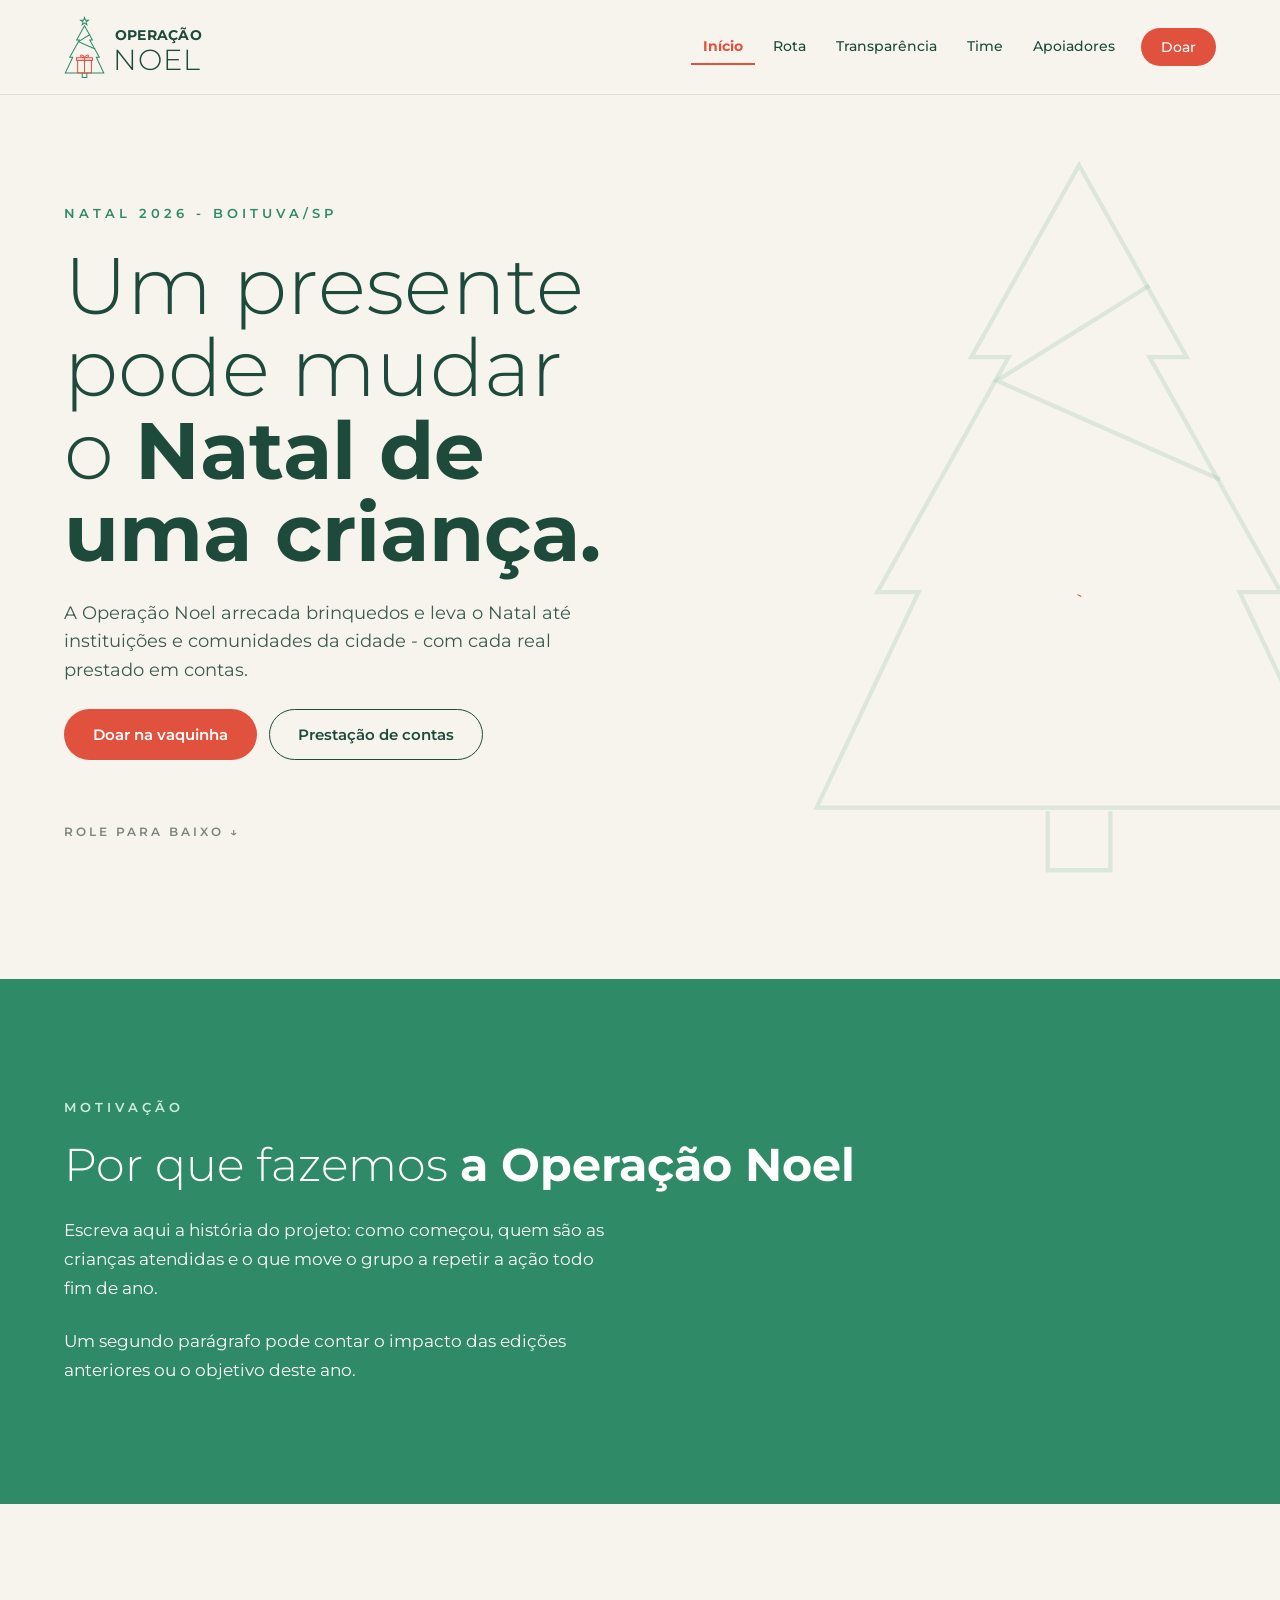
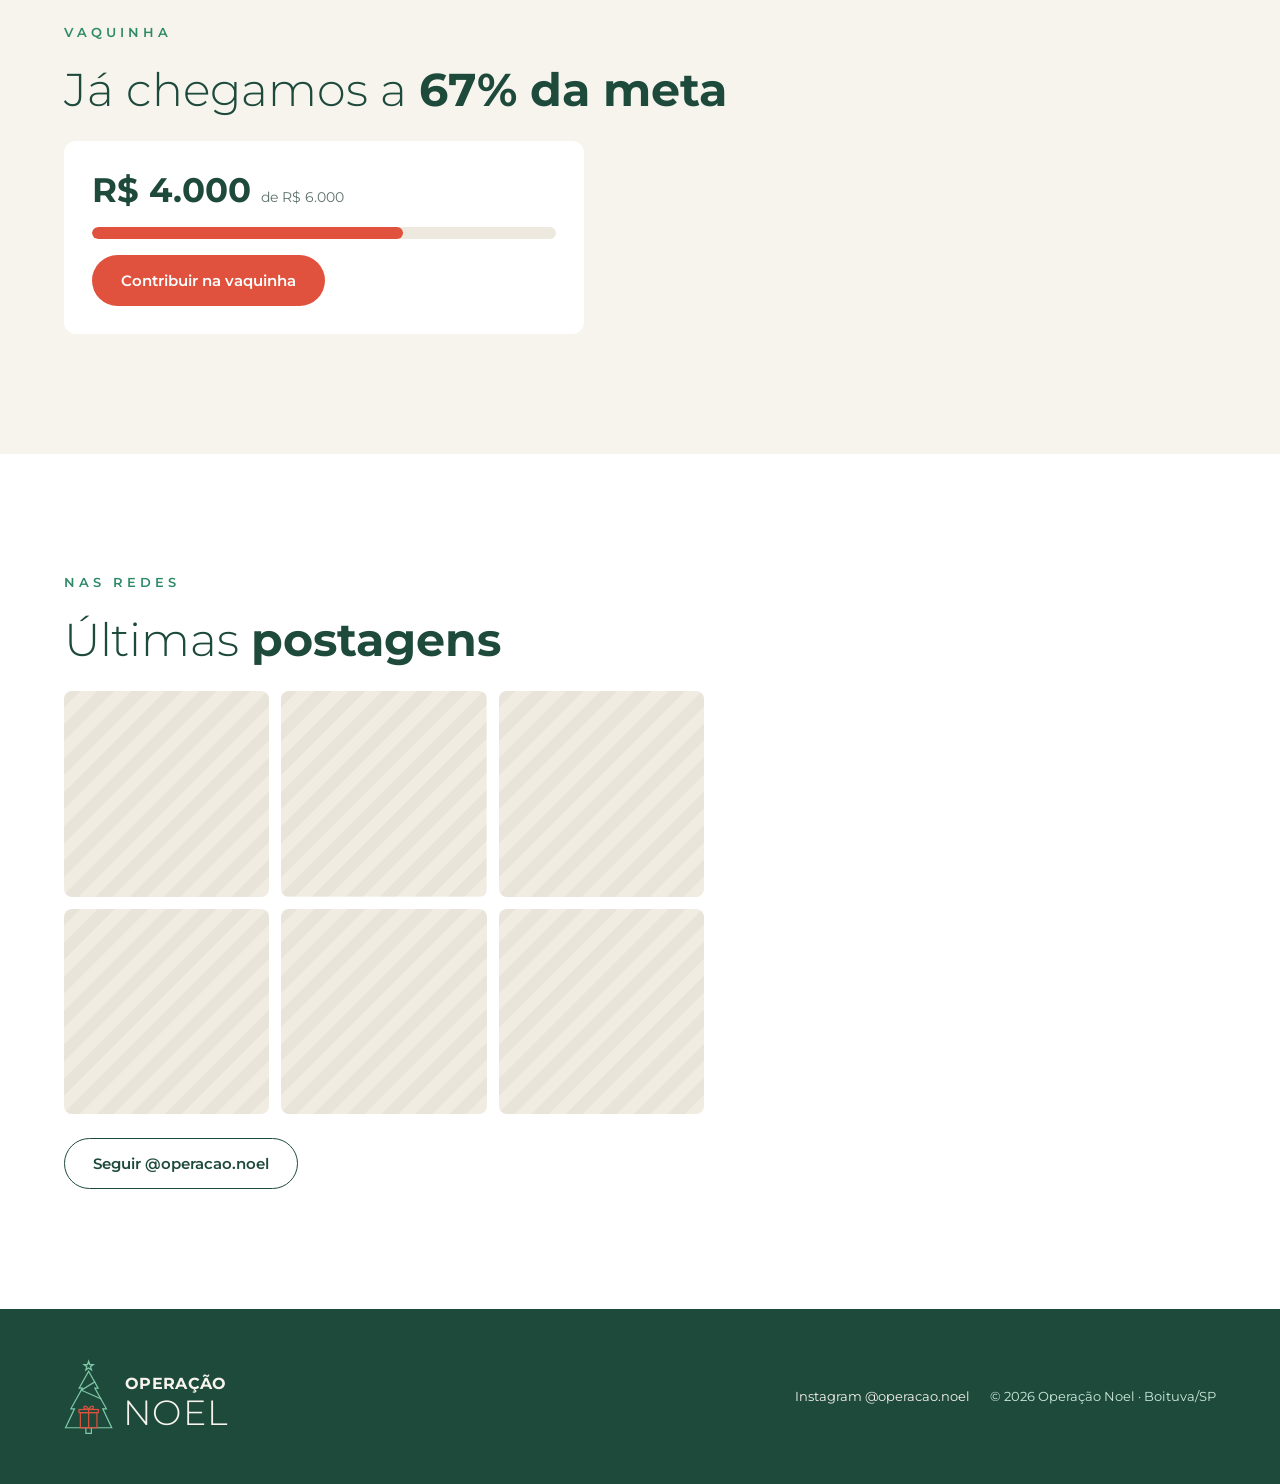
<file: index.html>
<!DOCTYPE html>
<html lang="pt-BR">
<head>
  <meta charset="UTF-8">
  <meta name="viewport" content="width=device-width, initial-scale=1.0">
  <title>Início — Operação Noel</title>
  <link rel="icon" href="assets/simbolo.svg">
  <link rel="preconnect" href="https://fonts.googleapis.com">
  <link rel="stylesheet" href="https://fonts.googleapis.com/css2?family=Montserrat:wght@300;400;500;600;700&display=swap">
  <link rel="stylesheet" href="css/style.css">
</head>

<body data-pagina="inicio">

  <div id="cabecalho"></div>
  <!-- Árvore que se desenha com a rolagem (js/arvore.js) -->

  <svg class="arvore-scroll" id="arvore" viewBox="8 6 284 432" preserveAspectRatio="xMaxYMid meet" aria-hidden="true">
    <g class="arvore-fantasma">
      <path d="M150 72 L205 170 L186 170 L253 290 L232 290 L284 400 L16 400 L68 290 L47 290 L114 170 L95 170 Z"/>
      <polyline points="185,134 108,182 221,232"/>
      <path d="M134 403 V432 H166 V403"/>
    </g>
    <g class="arvore-traco">
      <path data-de="0" data-ate="0.45" d="M150 72 L205 170 L186 170 L253 290 L232 290 L284 400 L16 400 L68 290 L47 290 L114 170 L95 170 Z"/>
      <polyline data-de="0.25" data-ate="0.5" points="185,134 108,182 221,232"/>
      <path data-de="0.4" data-ate="0.5" d="M134 403 V432 H166 V403"/>
    </g>
    <g class="arvore-traco presente">
      <rect data-de="0.55" data-ate="0.8" x="102" y="312" width="96" height="88"/>
      <rect data-de="0.55" data-ate="0.8" x="94" y="294" width="112" height="18"/>
      <path data-de="0.55" data-ate="0.8" d="M150 294 V400"/>
      <path data-de="0.72" data-ate="0.85" d="M150 292 C138 268 116 272 124 286 C128 292 140 293 150 292 C160 293 172 292 176 286 C184 272 162 268 150 292 Z"/>
    </g>
    <g id="bolinhas"></g>
    <polygon id="estrela" points="150,14 156.5,33.1 176.6,33.3 160.5,45.4 166.5,64.7 150,53 133.5,64.7 139.5,45.4 123.4,33.3 143.5,33.1"/>
  </svg>

  <main>
    <header class="container hero">
      <div class="hero-texto">
        <div class="eyebrow">NATAL <span class="ano"></span> - BOITUVA/SP</div>
        <h1>Um presente pode mudar o <strong>Natal de uma criança.</strong></h1>
        <p class="lead">A Operação Noel arrecada brinquedos e leva o Natal até instituições e comunidades da cidade - com cada real prestado em contas.</p>
        <div class="botoes">
          <a class="btn btn-vermelho" href="doar.html">Doar na vaquinha</a>
          <a class="btn btn-contorno" href="transparencia.html">Prestação de contas</a>
        </div>
        <div class="role">ROLE PARA BAIXO ↓</div>
      </div>
    </header>

    <section class="faixa-verde">
      <div class="container secao">
        <div class="eyebrow eyebrow-claro">MOTIVAÇÃO</div>
        <h2>Por que fazemos <strong>a Operação Noel</strong></h2>
        <p class="texto">Escreva aqui a história do projeto: como começou, quem são as crianças atendidas e o que move o grupo a repetir a ação todo fim de ano.</p>
        <p class="texto">Um segundo parágrafo pode contar o impacto das edições anteriores ou o objetivo deste ano.</p>
      </div>
    </section>

    <section class="container secao">
      <div class="eyebrow">VAQUINHA</div>
      <h2>Já chegamos a <strong><span class="pct-meta"></span> da meta</strong></h2>
      <div class="card card-vaquinha">
        <div class="valor-grande"><span class="arrecadado"></span> <small>de <span class="meta"></span></small></div>
        <div class="barra"><div class="barra-preenchida vermelho"></div></div>
        <a class="btn btn-vermelho link-vaquinha" target="_blank" href="#">Contribuir na vaquinha</a>
      </div>
    </section>

    <section class="faixa-branca">
      <div class="container secao">
        <div class="eyebrow">NAS REDES</div>
        <h2>Últimas <strong>postagens</strong></h2>
        <!-- Cole aqui o widget do Instagram (ex.: Behold, SnapWidget, Elfsight) no lugar da grade abaixo -->
        <div class="grade-posts" id="posts"></div>
        <a class="btn btn-contorno link-insta" target="_blank" href="#">Seguir no Instagram</a>
      </div>
    </section>
  </main>

  <div id="rodape"></div>

  <script src="js/dados.js"></script>
  <script src="js/layout.js"></script>
  <script src="js/arvore.js"></script>
</body>
</html>
</file>
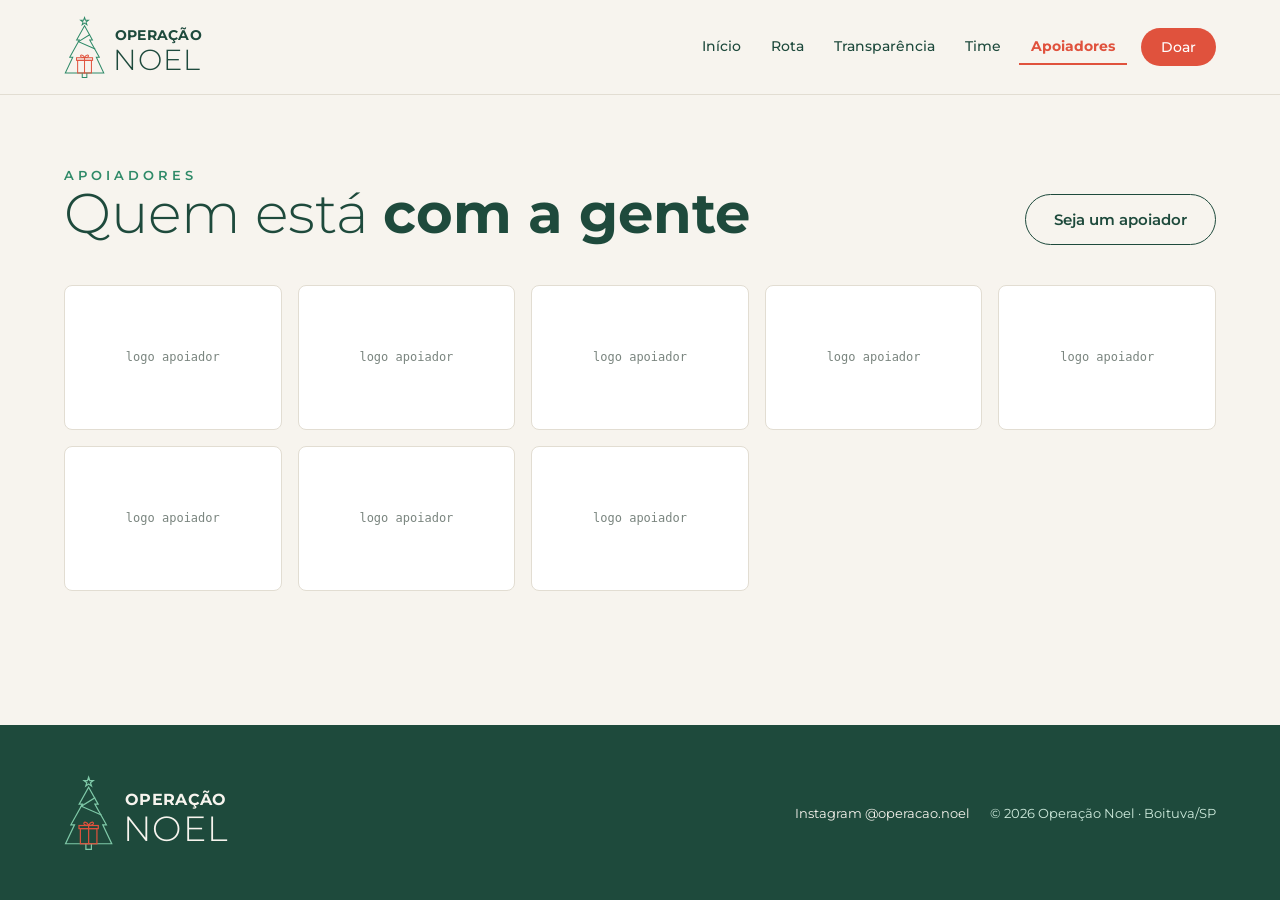
<file: apoiadores.html>
<!DOCTYPE html>
<html lang="pt-BR">
<head>
  <meta charset="UTF-8">
  <meta name="viewport" content="width=device-width, initial-scale=1.0">
  <title>Apoiadores — Operação Noel</title>
  <link rel="icon" href="assets/simbolo.svg">
  <link rel="preconnect" href="https://fonts.googleapis.com">
  <link rel="stylesheet" href="https://fonts.googleapis.com/css2?family=Montserrat:wght@300;400;500;600;700&display=swap">
  <link rel="stylesheet" href="css/style.css">
</head>
<body data-pagina="apoiadores">
  <div id="cabecalho"></div>

  <main class="container pagina">
    <div class="cabeca-secao">
      <div>
        <div class="eyebrow">APOIADORES</div>
        <h1 class="titulo-pagina">Quem está <strong>com a gente</strong></h1>
      </div>
      <a class="btn btn-contorno link-email" href="#">Seja um apoiador</a>
    </div>
    <div class="grade-apoiadores" id="lista-apoiadores"></div>
  </main>

  <div id="rodape"></div>

  <script src="js/dados.js"></script>
  <script src="js/layout.js"></script>
  <script src="js/apoiadores.js"></script>
</body>
</html>
</file>
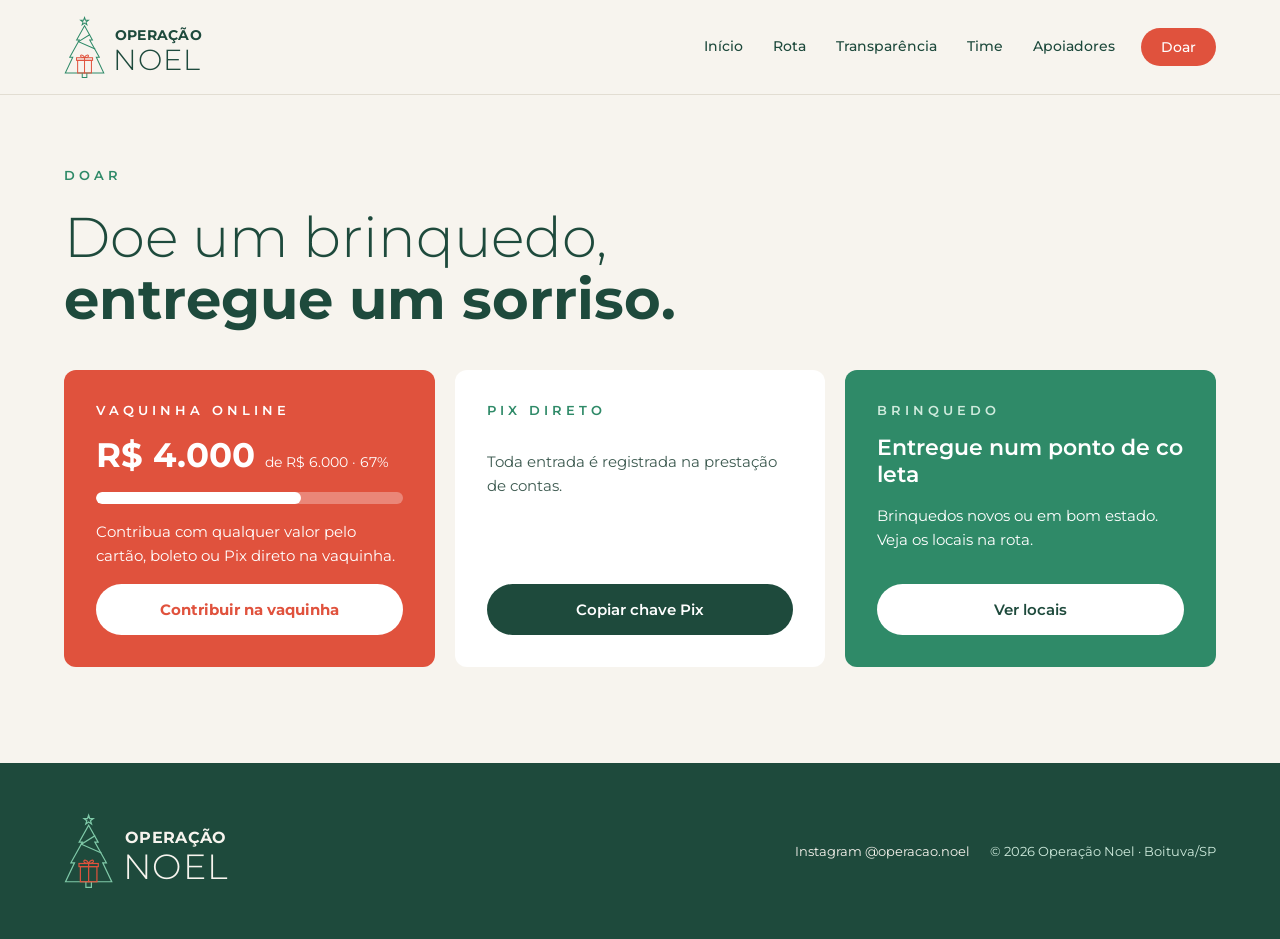
<file: doar.html>
<!DOCTYPE html>
<html lang="pt-BR">
<head>
  <meta charset="UTF-8">
  <meta name="viewport" content="width=device-width, initial-scale=1.0">
  <title>Doar — Operação Noel</title>
  <link rel="icon" href="assets/simbolo.svg">
  <link rel="preconnect" href="https://fonts.googleapis.com">
  <link rel="stylesheet" href="https://fonts.googleapis.com/css2?family=Montserrat:wght@300;400;500;600;700&display=swap">
  <link rel="stylesheet" href="css/style.css">
</head>
<body data-pagina="doar">
  <div id="cabecalho"></div>

  <main class="container pagina">
    <div class="eyebrow">DOAR</div>
    <h1 class="titulo-pagina">Doe um brinquedo, <strong>entregue um sorriso.</strong></h1>
    <div class="grade-doar">
      <div class="card-doar fundo-vermelho">
        <div class="eyebrow eyebrow-branco">VAQUINHA ONLINE</div>
        <div class="valor-grande"><span class="arrecadado"></span> <small>de <span class="meta"></span> · <span class="pct-meta"></span></small></div>
        <div class="barra barra-clara"><div class="barra-preenchida branco"></div></div>
        <p>Contribua com qualquer valor pelo cartão, boleto ou Pix direto na vaquinha.</p>
        <a class="btn btn-branco link-vaquinha" target="_blank" href="#">Contribuir na vaquinha</a>
      </div>
      <div class="card-doar fundo-branco">
        <div class="eyebrow">PIX DIRETO</div>
        <div class="chave-pix" id="chave-pix"></div>
        <p class="cinza">Toda entrada é registrada na prestação de contas.</p>
        <button class="btn btn-escuro" id="copiar-pix">Copiar chave Pix</button>
      </div>
      <div class="card-doar fundo-verde">
        <div class="eyebrow eyebrow-claro">BRINQUEDO</div>
        <div class="chave-pix">Entregue num ponto de coleta</div>
        <p>Brinquedos novos ou em bom estado. Veja os locais na rota.</p>
        <a class="btn btn-branco" href="rota.html">Ver locais</a>
      </div>
    </div>
  </main>

  <div id="rodape"></div>

  <script src="js/dados.js"></script>
  <script src="js/layout.js"></script>
  <script src="js/doar.js"></script>
</body>
</html>
</file>
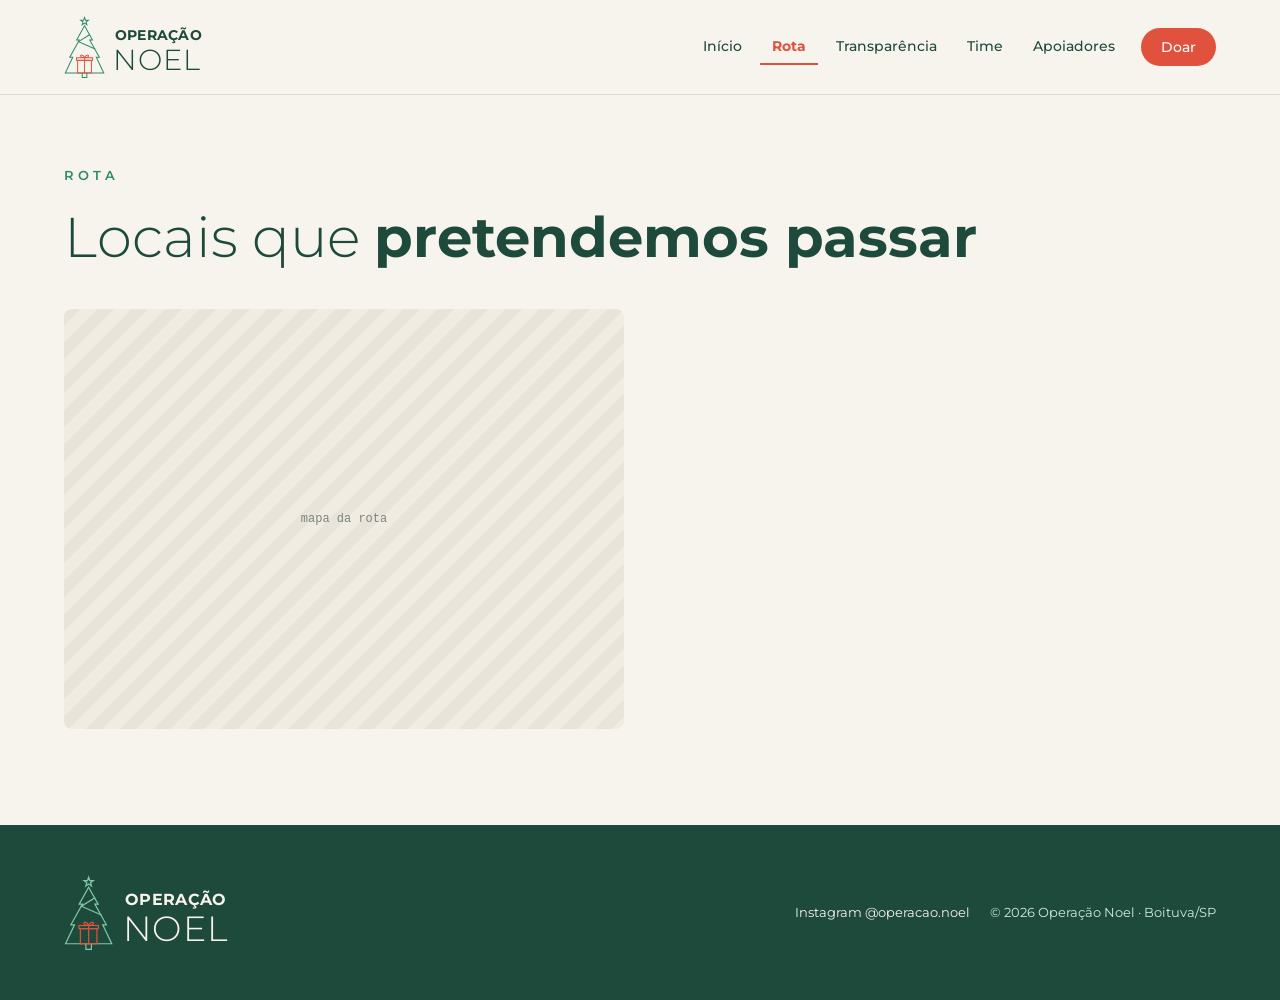
<file: rota.html>
<!DOCTYPE html>
<html lang="pt-BR">
<head>
  <meta charset="UTF-8">
  <meta name="viewport" content="width=device-width, initial-scale=1.0">
  <title>Rota — Operação Noel</title>
  <link rel="icon" href="assets/simbolo.svg">
  <link rel="preconnect" href="https://fonts.googleapis.com">
  <link rel="stylesheet" href="https://fonts.googleapis.com/css2?family=Montserrat:wght@300;400;500;600;700&display=swap">
  <link rel="stylesheet" href="css/style.css">
</head>
<body data-pagina="rota">
  <div id="cabecalho"></div>

  <main class="container pagina">
    <div class="eyebrow">ROTA</div>
    <h1 class="titulo-pagina">Locais que <strong>pretendemos passar</strong></h1>
    <div class="grade-2">
      <div class="placeholder mapa">mapa da rota</div>
      <div class="lista" id="lista-locais"></div>
    </div>
  </main>

  <div id="rodape"></div>

  <script src="js/dados.js"></script>
  <script src="js/layout.js"></script>
  <script src="js/rota.js"></script>
</body>
</html>
</file>
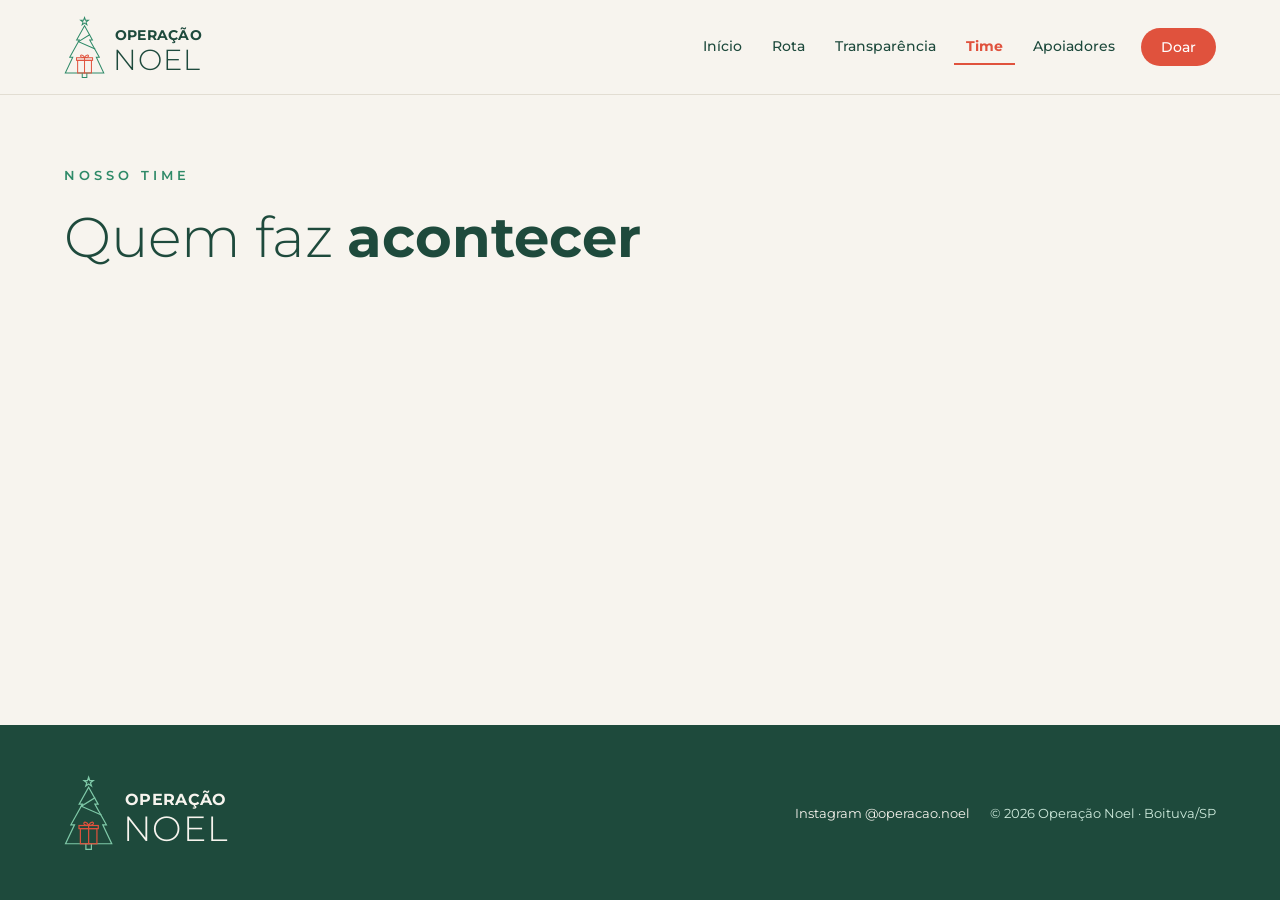
<file: time.html>
<!DOCTYPE html>
<html lang="pt-BR">
<head>
  <meta charset="UTF-8">
  <meta name="viewport" content="width=device-width, initial-scale=1.0">
  <title>Nosso time — Operação Noel</title>
  <link rel="icon" href="assets/simbolo.svg">
  <link rel="preconnect" href="https://fonts.googleapis.com">
  <link rel="stylesheet" href="https://fonts.googleapis.com/css2?family=Montserrat:wght@300;400;500;600;700&display=swap">
  <link rel="stylesheet" href="css/style.css">
</head>
<body data-pagina="time">
  <div id="cabecalho"></div>

  <main class="container pagina">
    <div class="eyebrow">NOSSO TIME</div>
    <h1 class="titulo-pagina">Quem faz <strong>acontecer</strong></h1>
    <div class="grade-time" id="lista-time"></div>
  </main>

  <div id="rodape"></div>

  <script src="js/dados.js"></script>
  <script src="js/layout.js"></script>
  <script src="js/time.js"></script>
</body>
</html>
</file>
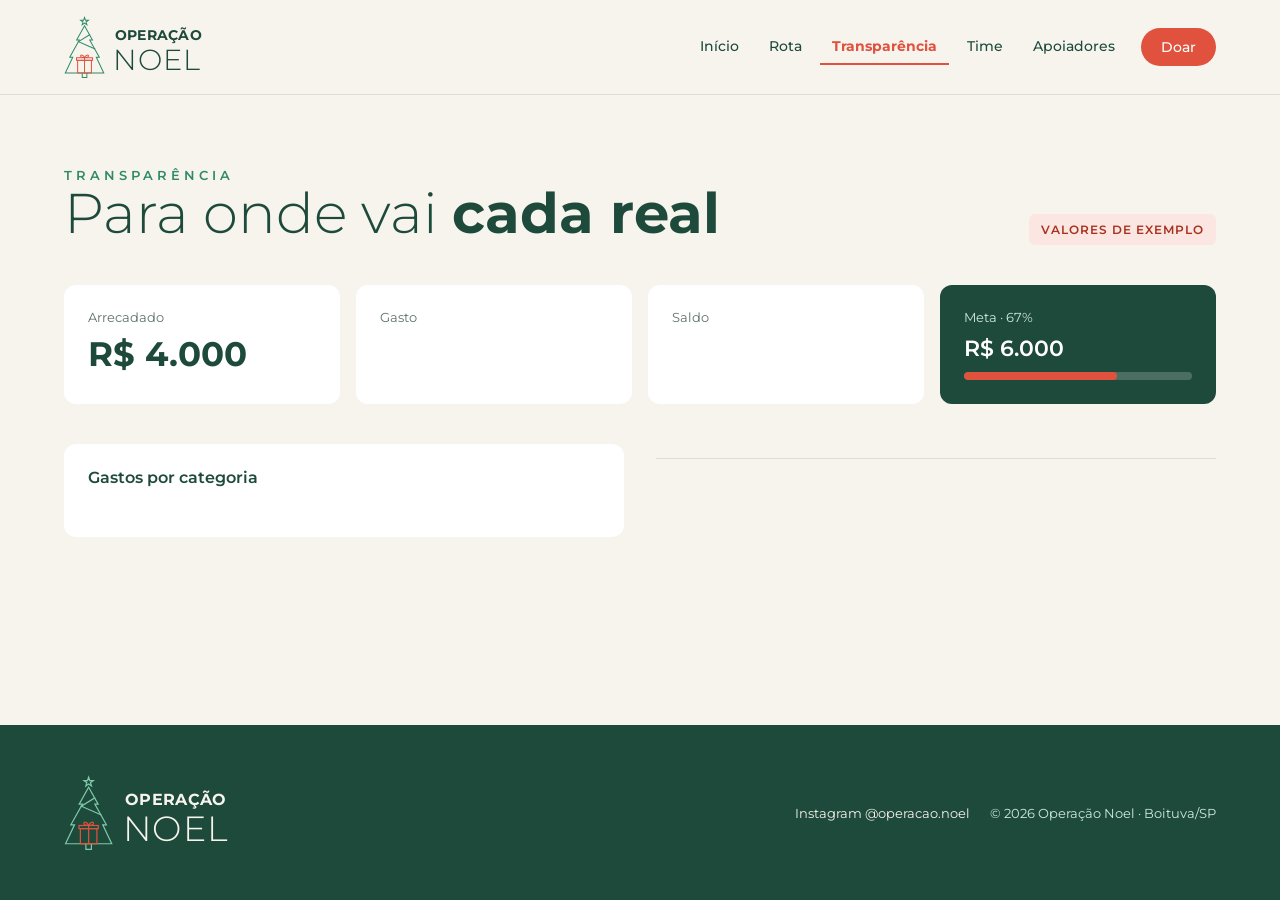
<file: transparencia.html>
<!DOCTYPE html>
<html lang="pt-BR">
<head>
  <meta charset="UTF-8">
  <meta name="viewport" content="width=device-width, initial-scale=1.0">
  <title>Transparência — Operação Noel</title>
  <link rel="icon" href="assets/simbolo.svg">
  <link rel="preconnect" href="https://fonts.googleapis.com">
  <link rel="stylesheet" href="https://fonts.googleapis.com/css2?family=Montserrat:wght@300;400;500;600;700&display=swap">
  <link rel="stylesheet" href="css/style.css">
</head>
<body data-pagina="transparencia">
  <div id="cabecalho"></div>

  <main class="container pagina">
    <div class="cabeca-secao">
      <div>
        <div class="eyebrow">TRANSPARÊNCIA</div>
        <h1 class="titulo-pagina">Para onde vai <strong>cada real</strong></h1>
      </div>
      <div class="aviso" id="aviso-exemplo">VALORES DE EXEMPLO</div>
    </div>

    <div class="grade-numeros">
      <div class="card"><div class="rotulo">Arrecadado</div><div class="valor-grande arrecadado"></div></div>
      <div class="card"><div class="rotulo">Gasto</div><div class="valor-grande vermelho-txt" id="total-gasto"></div></div>
      <div class="card"><div class="rotulo">Saldo</div><div class="valor-grande verde-txt" id="saldo"></div></div>
      <div class="card card-escuro">
        <div class="rotulo">Meta · <span class="pct-meta"></span></div>
        <div class="valor-medio meta"></div>
        <div class="barra barra-escura"><div class="barra-preenchida vermelho"></div></div>
      </div>
    </div>

    <div class="grade-2">
      <div class="card">
        <div class="subtitulo">Gastos por categoria</div>
        <div id="categorias"></div>
      </div>
      <div>
        <div class="filtros" id="filtros"></div>
        <div class="tabela" id="tabela-gastos"></div>
      </div>
    </div>
  </main>

  <div id="rodape"></div>

  <script src="js/dados.js"></script>
  <script src="js/layout.js"></script>
  <script src="js/transparencia.js"></script>
</body>
</html>
</file>
<file: css/style.css>
/* ============ CORES E BASE ============ */
:root {
  --verde: #2F8A68;
  --verde-escuro: #1E4A3C;
  --verde-claro: #7FC9A8;
  --verde-texto-claro: #CFEBDD;
  --vermelho: #E0523D;
  --vermelho-hover: #C9432F;
  --creme: #F7F4EE;
  --borda: #E2DDD2;
  --cinza: #5E726A;
  --texto-suave: #3D5A50;
}

* { box-sizing: border-box; }
body {
  margin: 0;
  background: var(--creme);
  font-family: Montserrat, sans-serif;
  color: var(--verde-escuro);
}
a { color: var(--verde); text-decoration: none; }
a:hover { color: var(--vermelho); }
strong { font-weight: 700; }

.container { max-width: 1200px; margin: 0 auto; padding-left: 24px; padding-right: 24px; }

/* ============ TIPOGRAFIA ============ */
.eyebrow { font-size: 13px; font-weight: 600; letter-spacing: 4px; color: var(--verde); }
.eyebrow-claro { color: var(--verde-texto-claro); }
.eyebrow-branco { color: #fff; }
h1, h2 { margin: 0; font-weight: 300; }
h1 { font-size: clamp(44px, 6.4vw, 80px); line-height: 1.03; text-wrap: balance; }
h2 { font-size: clamp(32px, 4vw, 46px); line-height: 1.15; }
.titulo-pagina { font-size: clamp(36px, 5vw, 56px); line-height: 1.1; }
.lead { margin: 0; font-size: 18px; line-height: 1.6; max-width: 520px; color: var(--texto-suave); }
.texto { margin: 0; font-size: 17px; line-height: 1.7; max-width: 560px; }
.subtitulo { font-weight: 600; font-size: 16px; margin-bottom: 18px; }
.rotulo { font-size: 13px; color: var(--cinza); }
.valor-grande { font-size: 34px; font-weight: 700; }
.valor-grande small { font-size: 14px; font-weight: 400; color: var(--cinza); }
.valor-medio { font-size: 22px; font-weight: 600; }
.vermelho-txt { color: var(--vermelho); }
.verde-txt { color: var(--verde); }
.cinza { color: var(--texto-suave); }

/* ============ BOTÕES ============ */
.btn {
  display: inline-flex; align-items: center; justify-content: center;
  white-space: nowrap; padding: 15px 28px; border-radius: 999px;
  font-family: inherit; font-weight: 600; font-size: 15px;
  border: 1.5px solid transparent; cursor: pointer;
}
.btn-vermelho { background: var(--vermelho); color: #fff; }
.btn-vermelho:hover { background: var(--vermelho-hover); color: #fff; }
.btn-contorno { border-color: var(--verde-escuro); color: var(--verde-escuro); background: none; }
.btn-contorno:hover { background: var(--verde-escuro); color: #fff; }
.btn-branco { background: #fff; color: var(--verde-escuro); }
.btn-branco:hover { background: #FBE6E2; color: var(--vermelho-hover); }
.btn-escuro { background: var(--verde-escuro); color: #fff; }
.secao > .btn, .card-vaquinha > .btn { align-self: flex-start; }
.botoes { display: flex; gap: 12px; flex-wrap: wrap; }

/* ============ CABEÇALHO ============ */
.nav { position: sticky; top: 0; z-index: 10; background: rgba(247,244,238,.94); backdrop-filter: blur(8px); border-bottom: 1px solid var(--borda); }
.nav-interno { display: flex; align-items: center; justify-content: space-between; gap: 24px; flex-wrap: wrap; padding-top: 14px; padding-bottom: 14px; }
.nav-logo svg { width: 150px; height: auto; display: block; }
.nav-links { display: flex; gap: 6px; flex-wrap: wrap; align-items: center; font-size: 14px; }
.nav-links a { color: var(--verde-escuro); font-weight: 500; padding: 8px 12px; border-bottom: 2px solid transparent; }
.nav-links a:hover { color: var(--vermelho); }
.nav-links a.ativo { color: var(--vermelho); font-weight: 700; border-bottom-color: var(--vermelho); }
.nav-links .btn { margin-left: 8px; padding: 10px 20px; font-size: 14px; border: none; }
.nav-links a.btn, .nav-links a.btn:hover { color: #fff; border-bottom: none; }

/* ============ SEÇÕES ============ */
.hero { min-height: 82vh; padding-top: 110px; padding-bottom: 140px; display: flex; align-items: center; }
.hero-texto { display: flex; flex-direction: column; gap: 24px; max-width: 620px; }
.role { margin-top: 40px; font-size: 12px; letter-spacing: 3px; font-weight: 600; color: #7A857F; }
.secao { padding-top: 120px; padding-bottom: 120px; display: flex; flex-direction: column; gap: 24px; }
.pagina { padding-top: 72px; padding-bottom: 96px; display: flex; flex-direction: column; gap: 24px; min-height: 70vh; }
.pagina > .grade-2, .pagina > .grade-numeros, .pagina > .grade-time, .pagina > .grade-apoiadores, .pagina > .grade-doar { margin-top: 16px; }
.faixa-verde { background: var(--verde); color: #fff; }
.faixa-branca { background: #fff; }
.cabeca-secao { display: flex; justify-content: space-between; align-items: flex-end; gap: 24px; flex-wrap: wrap; }

/* ============ CARDS E GRADES ============ */
.card { background: #fff; border-radius: 12px; padding: 24px; display: flex; flex-direction: column; gap: 8px; }
.card-escuro { background: var(--verde-escuro); color: #fff; gap: 10px; }
.card-escuro .rotulo { color: var(--verde-texto-claro); }
.card-vaquinha { max-width: 520px; padding: 28px; gap: 16px; }
.grade-2 { display: grid; grid-template-columns: repeat(auto-fit, minmax(min(100%, 360px), 1fr)); gap: 32px; align-items: start; }
.grade-numeros { display: grid; grid-template-columns: repeat(auto-fit, minmax(200px, 1fr)); gap: 16px; }
.grade-posts { display: grid; grid-template-columns: repeat(3, minmax(0, 1fr)); gap: 12px; max-width: 640px; }
.grade-time { display: grid; grid-template-columns: repeat(auto-fill, minmax(200px, 1fr)); gap: 24px; }
.grade-apoiadores { display: grid; grid-template-columns: repeat(auto-fill, minmax(180px, 1fr)); gap: 16px; }
.grade-doar { display: grid; grid-template-columns: repeat(auto-fit, minmax(min(100%, 320px), 1fr)); gap: 20px; }

.placeholder {
  border-radius: 8px;
  background: repeating-linear-gradient(135deg, #E9E4D9 0 12px, #F1ECE2 12px 24px);
  display: flex; align-items: center; justify-content: center;
  font-family: ui-monospace, monospace; font-size: 12px; color: #7A857F;
  background-size: cover; background-position: center;
}
.mapa { aspect-ratio: 4 / 3; }

/* barra de progresso */
.barra { height: 12px; background: #EEE9DF; border-radius: 6px; overflow: hidden; }
.barra-escura { height: 8px; background: rgba(255,255,255,.2); }
.barra-clara { background: rgba(255,255,255,.3); }
.barra-preenchida { height: 100%; width: 0; border-radius: 6px; transition: width .8s ease; }
.barra-preenchida.vermelho { background: var(--vermelho); }
.barra-preenchida.branco { background: #fff; }
.barra-preenchida.verde { background: var(--verde); }

/* ============ ROTA ============ */
.lista { display: flex; flex-direction: column; gap: 12px; }
.local { display: grid; grid-template-columns: 44px 1fr auto; gap: 16px; align-items: center; background: #fff; border-radius: 8px; padding: 16px 18px; }
.local-num { width: 44px; height: 44px; border-radius: 50%; background: var(--verde); color: #fff; display: flex; align-items: center; justify-content: center; font-weight: 700; }
.local-nome { font-weight: 600; font-size: 16px; }
.local-bairro { font-size: 13px; color: var(--cinza); }
.local-data { font-size: 12px; font-weight: 600; letter-spacing: 1px; color: var(--vermelho); text-align: right; }

/* ============ TRANSPARÊNCIA ============ */
.aviso { font-size: 12px; font-weight: 600; letter-spacing: 1px; background: #FBE6E2; color: #A8321F; padding: 8px 12px; border-radius: 6px; }
.categoria { display: flex; flex-direction: column; gap: 6px; margin-bottom: 16px; }
.categoria-topo { display: flex; justify-content: space-between; font-size: 14px; }
.categoria-topo span:last-child { font-weight: 600; }
.categoria .barra { height: 10px; }
.filtros { display: flex; gap: 8px; flex-wrap: wrap; margin-bottom: 14px; }
.filtro { font-family: inherit; font-size: 13px; font-weight: 600; padding: 8px 14px; border-radius: 999px; cursor: pointer; border: 1.5px solid var(--verde-escuro); background: transparent; color: var(--verde-escuro); }
.filtro.ativo { background: var(--verde-escuro); color: #fff; }
.tabela { border-top: 1px solid var(--borda); }
.linha { display: grid; grid-template-columns: 56px 1fr auto auto; gap: 14px; align-items: center; padding: 14px 0; border-bottom: 1px solid var(--borda); font-size: 14px; }
.linha-data { color: var(--cinza); }
.linha-item { font-weight: 500; }
.linha-cat { display: block; font-size: 12px; color: var(--cinza); }
.linha-valor { font-weight: 600; }
.linha a { font-size: 12px; font-weight: 600; }

/* ============ TIME / APOIADORES ============ */
.pessoa { display: flex; flex-direction: column; gap: 12px; }
.pessoa .placeholder { aspect-ratio: 1; }
.pessoa-nome { font-weight: 600; font-size: 16px; }
.pessoa-papel { font-size: 13px; color: var(--cinza); }
.apoiador { aspect-ratio: 3 / 2; border-radius: 8px; border: 1px solid var(--borda); background: #fff; display: flex; align-items: center; justify-content: center; padding: 20px; font-family: ui-monospace, monospace; font-size: 12px; color: #7A857F; }
.apoiador img { max-width: 100%; max-height: 100%; object-fit: contain; }

/* ============ DOAR ============ */
.card-doar { border-radius: 12px; padding: 32px; display: flex; flex-direction: column; gap: 16px; }
.card-doar p { margin: 0; font-size: 15px; line-height: 1.6; }
.card-doar .btn { margin-top: auto; width: 100%; }
.fundo-vermelho { background: var(--vermelho); color: #fff; }
.fundo-vermelho .valor-grande small { color: #fff; }
.fundo-vermelho .btn-branco { color: var(--vermelho); font-weight: 700; }
.fundo-branco { background: #fff; }
.fundo-verde { background: var(--verde); color: #fff; }
.chave-pix { font-size: 22px; font-weight: 600; word-break: break-all; }

/* ============ RODAPÉ ============ */
.rodape { background: var(--verde-escuro); color: var(--verde-texto-claro); position: relative; z-index: 6; }
.rodape-interno { display: flex; justify-content: space-between; align-items: center; gap: 24px; flex-wrap: wrap; padding-top: 48px; padding-bottom: 48px; font-size: 13px; }
.rodape-logo svg { width: 180px; height: auto; display: block; }
.rodape-links { display: flex; gap: 20px; flex-wrap: wrap; align-items: center; }
.rodape-links a { color: var(--creme); }

/* ============ ÁRVORE DO SCROLL (só na página inicial) ============ */
.arvore-scroll {
  position: fixed; right: -6vw; top: 4vh; height: 94vh; width: auto;
  z-index: 5; pointer-events: none; mix-blend-mode: multiply; overflow: visible;
}
.arvore-scroll * { fill: none; stroke-width: 2.2; stroke-linejoin: miter; stroke-linecap: square; vector-effect: none; }
.arvore-fantasma * { stroke: var(--verde); opacity: .12; }
.arvore-traco * { stroke: var(--verde); stroke-linecap: butt; }
.arvore-traco.presente * { stroke: var(--vermelho); }
#bolinhas circle { stroke: none; transition: r .3s, opacity .3s; }
#estrela { fill: var(--vermelho); stroke: var(--vermelho); stroke-width: 2; transform-box: fill-box; transform-origin: center; }

@media (max-width: 720px) {
  .arvore-scroll { opacity: .35; right: -30vw; }
  .grade-posts { grid-template-columns: repeat(2, minmax(0, 1fr)); }
}
</file>
